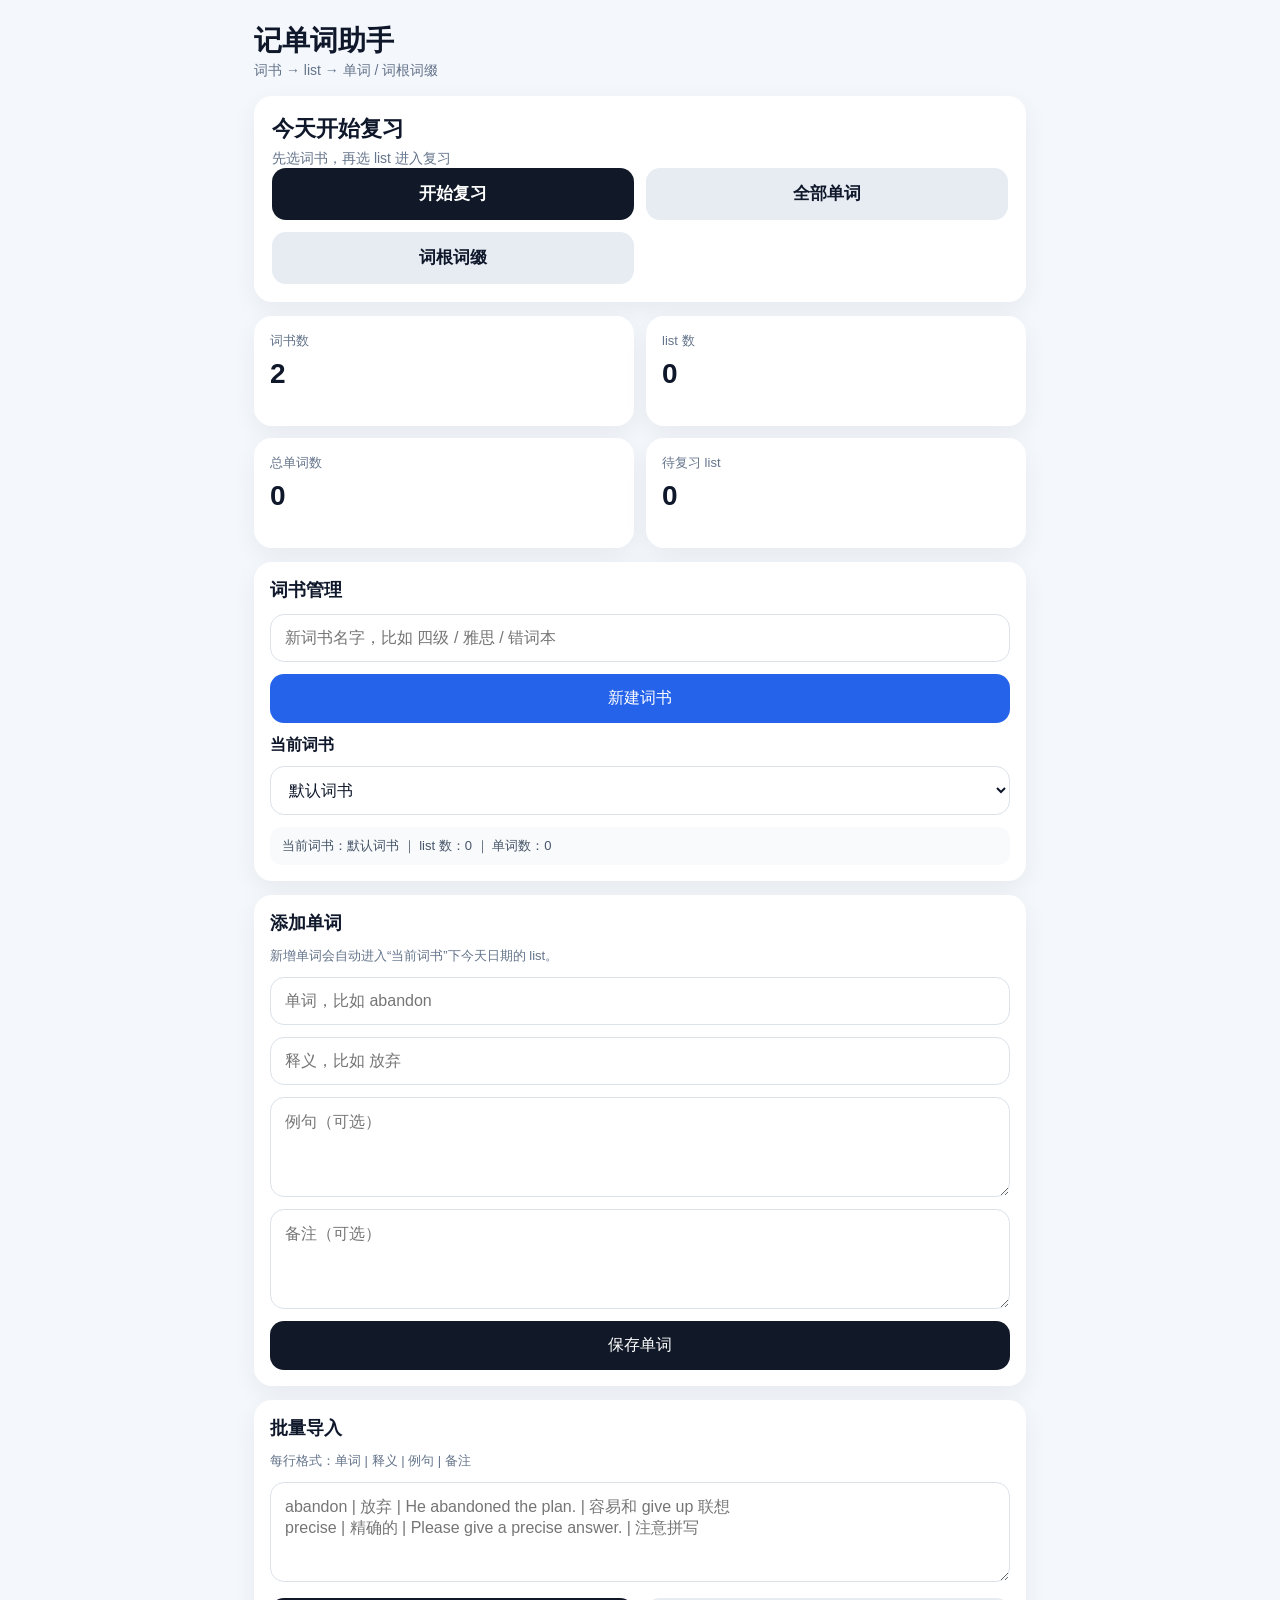
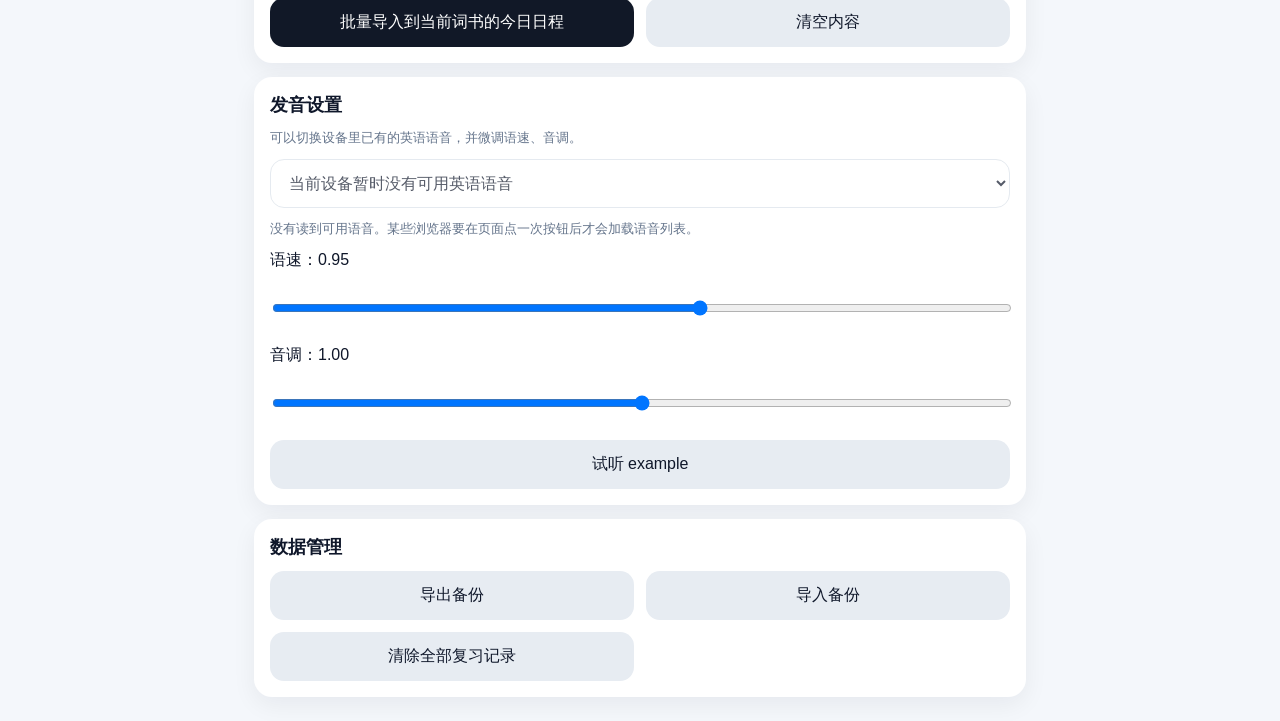
<file: index.html>
<!DOCTYPE html>
<html lang="zh-CN">
<head>
  <meta charset="UTF-8" />
  <meta
    name="viewport"
    content="width=device-width, initial-scale=1.0, viewport-fit=cover"
  />
  <meta name="theme-color" content="#0f172a" />
  <title>艾宾浩斯记单词助手 - 手机版</title>
  <link rel="stylesheet" href="./style.css" />
</head>
<body>
  <div class="app-shell">
    <!-- 首页 -->
    <section id="page-home" class="page active">
      <header class="phone-header">
        <div>
          <h1>记单词助手</h1>
          <p>词书 → list → 单词 / 词根词缀</p>
        </div>
      </header>

      <main class="phone-main">
        <section class="card hero-card">
          <div class="hero-title">今天开始复习</div>
          <div class="hero-subtitle">先选词书，再选 list 进入复习</div>
          <div class="hero-actions">
            <button class="big-btn" onclick="goToPage('review')">开始复习</button>
            <button class="big-btn secondary" onclick="goToPage('library')">全部单词</button>
            <button class="big-btn secondary" onclick="goToPage('affixes')">词根词缀</button>
          </div>
        </section>

        <section class="stats-grid">
          <div class="card stat-card">
            <div class="stat-label">词书数</div>
            <div class="stat-value" id="bookCount">0</div>
          </div>
          <div class="card stat-card">
            <div class="stat-label">list 数</div>
            <div class="stat-value" id="listCount">0</div>
          </div>
          <div class="card stat-card">
            <div class="stat-label">总单词数</div>
            <div class="stat-value" id="wordCount">0</div>
          </div>
          <div class="card stat-card">
            <div class="stat-label">待复习 list</div>
            <div class="stat-value" id="dueListCount">0</div>
          </div>
        </section>

        <section class="card">
          <div class="section-title">词书管理</div>
          <div class="form-stack">
            <input id="newBookNameInput" placeholder="新词书名字，比如 四级 / 雅思 / 错词本" />
            <button class="blue" onclick="createBook()">新建词书</button>
          </div>

          <div class="space"></div>

          <div class="section-title" style="font-size:16px; margin-bottom:10px;">当前词书</div>
          <select id="currentBookSelect" onchange="changeCurrentBook(this.value)"></select>

          <div class="space"></div>
          <div id="currentBookSummary" class="pill-note"></div>
        </section>

        <section class="card">
          <div class="section-title">添加单词</div>
          <div class="muted small">
            新增单词会自动进入“当前词书”下今天日期的 list。
          </div>
          <div class="space"></div>
          <div class="form-stack">
            <input id="wordInput" placeholder="单词，比如 abandon" />
            <input id="meaningInput" placeholder="释义，比如 放弃" />
            <textarea id="exampleInput" placeholder="例句（可选）"></textarea>
            <textarea id="noteInput" placeholder="备注（可选）"></textarea>
            <button onclick="addWord()">保存单词</button>
          </div>
        </section>

        <section class="card">
          <div class="section-title">批量导入</div>
          <div class="muted small">每行格式：单词 | 释义 | 例句 | 备注</div>
          <div class="space"></div>
          <textarea
            id="batchInput"
            placeholder="abandon | 放弃 | He abandoned the plan. | 容易和 give up 联想
precise | 精确的 | Please give a precise answer. | 注意拼写"
          ></textarea>
          <div class="space"></div>
          <div class="stack-actions">
            <button onclick="batchAddWords()">批量导入到当前词书的今日日程</button>
            <button class="secondary" onclick="clearBatchInput()">清空内容</button>
          </div>
        </section>

        <section class="card">
          <div class="section-title">发音设置</div>
          <div class="muted small">可以切换设备里已有的英语语音，并微调语速、音调。</div>
          <div class="space"></div>
          <div class="form-stack">
            <select id="voiceSelect"></select>
            <div class="muted small" id="voiceTip">正在读取可用语音…</div>
            <label for="voiceRateRange">语速：<span id="voiceRateValue">0.95</span></label>
            <input id="voiceRateRange" type="range" min="0.6" max="1.2" step="0.05" value="0.95" />
            <label for="voicePitchRange">音调：<span id="voicePitchValue">1.00</span></label>
            <input id="voicePitchRange" type="range" min="0.8" max="1.2" step="0.05" value="1" />
            <button id="voicePreviewBtn" class="secondary" type="button">试听 example</button>
          </div>
        </section>

        <section class="card">
          <div class="section-title">数据管理</div>
          <div class="stack-actions">
            <button class="secondary" onclick="exportData()">导出备份</button>
            <button class="secondary" onclick="triggerImport()">导入备份</button>
            <button class="secondary" onclick="clearAllReviewRecords()">清除全部复习记录</button>
            <input id="importFile" type="file" accept="application/json" style="display:none" />
          </div>
        </section>
      </main>
    </section>

    <!-- 词书页 -->
    <section id="page-library" class="page">
      <header class="phone-header">
        <div>
          <h1>词书</h1>
          <p>词书 → list → 单词</p>
        </div>
        <div class="header-actions-inline">
          <button class="secondary" onclick="goToPage('home')">首页</button>
        </div>
      </header>

      <main class="phone-main">
        <section class="card">
          <div class="section-title-row">
            <div class="section-title" style="margin-bottom:0;">浏览词书</div>
            <button class="small-btn secondary" id="libraryBackBtn" onclick="libraryGoBack()">返回上一级</button>
          </div>
          <div class="breadcrumb" id="libraryBreadcrumb"></div>
          <div class="affix-search-row">
            <input id="searchInput" placeholder="搜索单词 / list / 词书" oninput="handleLibrarySearchInput()" onkeydown="handleLibrarySearchKeydown(event)" />
            <button class="secondary" type="button" onclick="openLibrarySearchPreview()">查看</button>
          </div>
          <div class="space"></div>
          <div class="muted small">输入内容后会自动筛选；按回车或点“查看”可弹出单词小窗口快速查看。</div>
        </section>

        <section class="card">
          <div id="libraryContent"></div>
        </section>
      </main>
    </section>

    <!-- 词根词缀页 -->
    <section id="page-affixes" class="page">
      <header class="phone-header">
        <div>
          <h1>词根词缀</h1>
          <p>支持搜索 / 添加 / 编辑 / 删除</p>
        </div>
        <div class="header-actions-inline">
          <button class="secondary" onclick="goToPage('home')">首页</button>
        </div>
      </header>

      <main class="phone-main">
        <section class="card">
          <div class="section-title">搜索词根词缀</div>
          <div class="affix-search-row">
            <input
              id="affixSearchInput"
              placeholder="搜索词根、词缀、含义或例词，比如 dict / 否定 / pre"
              oninput="handleAffixSearchInput()"
              onkeydown="handleAffixSearchKeydown(event)"
            />
            <button class="secondary" type="button" onclick="openAffixSearchPreview()">查看</button>
          </div>
          <div class="space"></div>
          <div class="muted small">
            输入内容后会自动筛选；按回车或点“查看”可弹出小窗口快速查看。
          </div>
        </section>

        <section class="card">
          <div class="section-title" id="affixFormTitle">添加词根词缀</div>
          <div class="form-stack">
            <select id="affixTypeInput">
              <option value="prefix">前缀</option>
              <option value="root">词根</option>
              <option value="suffix">后缀</option>
            </select>
            <input id="affixTextInput" placeholder="词根/词缀，比如 pre- / dict / -tion" />
            <input id="affixMeaningInput" placeholder="意思，比如 在前 / 说 / 行为、状态" />
            <textarea id="affixNoteInput" placeholder="记忆提示，比如 pre- 表示提前、在前"></textarea>
            <textarea id="affixExamplesInput" placeholder="例词，用 / 隔开，比如 predict / prepare / preview"></textarea>

            <div class="stack-actions">
              <button onclick="saveAffixItem()" id="affixSaveBtn">保存词根词缀</button>
              <button class="secondary" type="button" onclick="resetAffixForm()">清空表单</button>
            </div>
          </div>
        </section>

        <section class="card">
          <div class="section-title-row">
            <div class="section-title" style="margin-bottom:0;">词根词缀列表</div>
            <div class="muted small" id="affixCountText">0 条</div>
          </div>
          <div id="affixContent"></div>
        </section>
      </main>
    </section>

    <!-- 复习页 -->
    <section id="page-review" class="page">
      <div class="review-page">
        <header class="review-topbar">
          <button class="secondary" onclick="goToPage('home')">退出复习</button>
          <div class="review-top-title" id="reviewTopTitle">先选择词书</div>
        </header>

        <main class="review-center">
          <div id="reviewSelectBooks" class="card-dark card picker-grid"></div>
          <div id="reviewSelectLists" class="card-dark card picker-grid hidden"></div>

          <div id="reviewEmptyState" class="review-empty hidden">
            <div class="review-empty-title">当前 list 复习完成</div>
            <div class="review-empty-desc">返回上一级可以继续选择其他 list。</div>
          </div>

          <div id="reviewCard" class="card-dark review-card hidden">
            <div class="review-level" id="reviewLevelText">Lv.1</div>
            <div class="review-word" id="reviewWordText">word</div>

            <div class="review-audio-row">
              <button id="reviewSpeakBtn" class="secondary review-audio-btn" type="button">🔊 发音</button>
            </div>

            <div id="reviewHintBox" class="review-hint-box">
              先在脑中回忆意思和用法，再点“显示答案”
            </div>

            <div id="reviewAnswerBox" class="review-answer-box hidden">
              <div><strong>释义：</strong><span id="reviewMeaningText"></span></div>
              <div id="reviewExampleWrap" style="margin-top:10px;">
                <strong>例句：</strong><span id="reviewExampleText"></span>
              </div>
              <div id="reviewNoteWrap" style="margin-top:10px;">
                <strong>备注：</strong><span id="reviewNoteText"></span>
              </div>
            </div>

            <div class="review-actions">
              <button id="showAnswerBtn" class="secondary review-main-btn" onclick="showCurrentAnswer()">显示答案</button>
              <button id="rememberBtn" class="review-main-btn success" onclick="handleReviewAction(true)" disabled>√ 我记得</button>
              <button id="forgetBtn" class="review-main-btn danger" onclick="handleReviewAction(false)" disabled>× 我忘记</button>
            </div>
          </div>
        </main>

        <footer class="review-bottom-bar">
          <div class="review-bottom-top">
            <span>当前 list 进度</span>
            <span id="reviewProgressText">00/00</span>
          </div>
          <div class="review-progress-track">
            <div id="reviewProgressFill" class="review-progress-fill"></div>
          </div>
          <div class="review-bottom-foot">
            <span>剩余单词</span>
            <span id="reviewRemainingText">00/00</span>
          </div>
        </footer>
      </div>
    </section>
  </div>


  <!-- 单词搜索弹窗 -->
  <div id="wordPreviewModal" class="modal-overlay hidden" onclick="closeWordPreview()">
    <div class="modal-box affix-preview-box" onclick="event.stopPropagation()">
      <button class="modal-close-x" type="button" onclick="closeWordPreview()" aria-label="关闭">×</button>
      <div class="modal-title">单词详情</div>
      <div id="wordPreviewContent"></div>
    </div>
  </div>

  <!-- 词根词缀搜索弹窗 -->
  <div id="affixPreviewModal" class="modal-overlay hidden" onclick="closeAffixPreview()">
    <div class="modal-box affix-preview-box" onclick="event.stopPropagation()">
      <button class="modal-close-x" type="button" onclick="closeAffixPreview()" aria-label="关闭">×</button>
      <div class="modal-title">词根词缀详情</div>
      <div id="affixPreviewContent"></div>
    </div>
  </div>

  <!-- 编辑单词弹窗 -->
  <div id="editWordModal" class="modal-overlay hidden">
    <div class="modal-box" onclick="event.stopPropagation()">
      <div class="modal-title">编辑单词</div>
      <div class="modal-grid">
        <div>
          <label for="editWordInput">单词</label>
          <div class="input-with-action">
            <input id="editWordInput" type="text" />
            <button class="speak-btn-inline" type="button" onclick="speakEditWord()">🔊 发音</button>
          </div>
        </div>
        <div>
          <label for="editMeaningInput">释义</label>
          <input id="editMeaningInput" type="text" />
        </div>
        <div>
          <label for="editExampleInput">例句</label>
          <textarea id="editExampleInput"></textarea>
        </div>
        <div>
          <label for="editNoteInput">备注</label>
          <textarea id="editNoteInput"></textarea>
        </div>
      </div>
      <div class="modal-actions">
        <button class="modal-cancel" onclick="closeEditModal()">取消</button>
        <button class="modal-save" onclick="saveEditedWord()">保存修改</button>
      </div>
    </div>
  </div>

  <!-- 删除确认弹窗 -->
  <div id="deleteConfirmModal" class="modal-overlay hidden">
    <div class="modal-box" onclick="event.stopPropagation()">
      <div class="modal-title">确认删除</div>
      <div id="deleteConfirmText" style="color:#4b5563; line-height:1.8;">确定删除吗？</div>
      <div class="modal-actions">
        <button class="modal-cancel" onclick="closeDeleteModal()">取消</button>
        <button class="modal-danger" onclick="confirmDeleteEntity()">确认删除</button>
      </div>
    </div>
  </div>

  <script src="./storage.js"></script>
  <script src="./library.js"></script>
  <script src="./review.js"></script>
  <script src="./app.js"></script>
</body>
</html>
</file>
<file: style.css>
* { box-sizing: border-box; }

:root {
  --bg: #f4f7fb;
  --card: #ffffff;
  --text: #0f172a;
  --muted: #64748b;
  --line: #dbe2ea;
  --dark: #111827;
  --green: #16a34a;
  --red: #dc2626;
  --blue: #2563eb;
  --amber: #f59e0b;
}

html, body {
  margin: 0;
  padding: 0;
  font-family: "PingFang SC", "Microsoft YaHei", Arial, sans-serif;
  background: var(--bg);
  color: var(--text);
  min-height: 100%;
}

body.review-mode {
  background: radial-gradient(circle at top, #1e293b 0%, #020617 70%);
  color: #f8fafc;
}

.hidden { display: none !important; }

.app-shell {
  width: 100%;
  max-width: 820px;
  margin: 0 auto;
  min-height: 100vh;
  padding: 14px 14px 24px;
}

.page { display: none; }
.page.active { display: block; }

.phone-header {
  display: flex;
  justify-content: space-between;
  align-items: flex-start;
  gap: 12px;
  margin-bottom: 16px;
  padding-top: env(safe-area-inset-top, 0);
}

.phone-header h1 {
  margin: 0;
  font-size: 28px;
  line-height: 1.2;
}

.phone-header p {
  margin: 4px 0 0;
  color: var(--muted);
  font-size: 14px;
}

.review-mode .phone-header p {
  color: #cbd5e1;
}

.phone-main {
  display: flex;
  flex-direction: column;
  gap: 14px;
}

.card {
  background: var(--card);
  border-radius: 18px;
  padding: 16px;
  box-shadow: 0 8px 24px rgba(15, 23, 42, 0.06);
}

.card-dark {
  background: rgba(15, 23, 42, 0.72);
  border: 1px solid rgba(255, 255, 255, 0.08);
  box-shadow: 0 24px 80px rgba(0, 0, 0, 0.45);
  color: #f8fafc;
}

.hero-card { padding: 18px; }

.hero-title {
  font-size: 22px;
  font-weight: 800;
}

.hero-subtitle {
  color: var(--muted);
  margin-top: 6px;
  font-size: 14px;
}

.stats-grid {
  display: grid;
  grid-template-columns: 1fr 1fr;
  gap: 12px;
}

.stat-card { min-height: 110px; }

.stat-label {
  color: var(--muted);
  font-size: 13px;
}

.stat-value {
  font-size: 28px;
  font-weight: 800;
  margin-top: 8px;
}

.section-title {
  font-size: 18px;
  font-weight: 700;
  margin-bottom: 12px;
}

.section-title-row {
  display: flex;
  align-items: center;
  justify-content: space-between;
  gap: 10px;
  margin-bottom: 12px;
}

.form-stack,
.stack-actions,
.hero-actions,
.list-actions {
  display: grid;
  gap: 12px;
}

.header-actions-inline {
  display: flex;
  gap: 8px;
  flex-wrap: wrap;
  justify-content: flex-end;
}

.row {
  display: flex;
  gap: 10px;
  flex-wrap: wrap;
}

input, textarea, select, button {
  font: inherit;
}

input, textarea, select {
  width: 100%;
  padding: 14px 14px;
  border: 1px solid var(--line);
  border-radius: 14px;
  background: #fff;
  outline: none;
  color: var(--text);
}

textarea {
  min-height: 100px;
  resize: vertical;
}

button {
  border: none;
  border-radius: 14px;
  padding: 14px 16px;
  background: var(--dark);
  color: #fff;
  cursor: pointer;
  transition: 0.2s;
}

button:hover { opacity: 0.92; }
button:disabled { opacity: 0.5; cursor: not-allowed; }

button.secondary {
  background: #e7ecf2;
  color: var(--text);
}

button.success {
  background: var(--green);
  color: #fff;
}

button.danger {
  background: var(--red);
  color: #fff;
}

button.blue {
  background: var(--blue);
  color: #fff;
}

button.amber {
  background: var(--amber);
  color: #fff;
}

.big-btn {
  width: 100%;
  min-height: 52px;
  font-size: 17px;
  font-weight: 700;
}

.mini-btn {
  margin-top: 10px;
  padding: 8px 12px;
  font-size: 13px;
}

.small-btn {
  padding: 8px 12px;
  font-size: 13px;
  border-radius: 10px;
}

.word-list {
  display: flex;
  flex-direction: column;
  gap: 12px;
}

.word-item,
.book-item,
.list-item,
.picker-item {
  padding: 14px;
  border: 1px solid var(--line);
  border-radius: 14px;
  background: #fff;
}

.muted { color: var(--muted); }
.small { font-size: 13px; }
.tiny { font-size: 12px; }

.badge {
  display: inline-block;
  padding: 4px 10px;
  border-radius: 999px;
  background: #eef2ff;
  color: #3730a3;
  font-size: 12px;
  margin-left: 8px;
}

.book-badge-wrong {
  display: inline-block;
  margin-left: 8px;
  padding: 4px 10px;
  border-radius: 999px;
  background: #fee2e2;
  color: #991b1b;
  font-size: 12px;
  font-weight: 700;
}

.book-note-wrong {
  border: 1px solid #fecaca;
  background: #fff1f2;
  color: #9f1239;
}

.wrong-book-panel {
  border: 1px solid #fecaca;
  background: linear-gradient(180deg, #fff1f2 0%, #ffffff 100%);
  border-radius: 16px;
  padding: 14px;
}

.wrong-book-panel .section-title {
  color: #9f1239;
  margin-bottom: 8px;
}

.wrong-book-desc {
  color: #9f1239;
  font-size: 13px;
  margin-bottom: 12px;
}

.wrong-book-card {
  border: 1px solid #fecaca;
  background: #fff7f7;
}

.library-block {
  display: flex;
  flex-direction: column;
  gap: 12px;
}

.space { height: 12px; }

.breadcrumb {
  display: flex;
  align-items: center;
  gap: 8px;
  flex-wrap: wrap;
  font-size: 13px;
  color: var(--muted);
  margin-bottom: 12px;
}

.chip {
  display: inline-flex;
  align-items: center;
  border-radius: 999px;
  background: #eef2ff;
  color: #3730a3;
  padding: 6px 10px;
  font-size: 12px;
  font-weight: 600;
}

.pill-note {
  padding: 10px 12px;
  border-radius: 12px;
  background: #f8fafc;
  color: #475569;
  font-size: 13px;
}

/* review */
.review-page {
  min-height: calc(100vh - 28px);
  display: flex;
  flex-direction: column;
  gap: 14px;
}

.review-topbar {
  display: flex;
  justify-content: space-between;
  align-items: center;
  gap: 10px;
  padding-top: env(safe-area-inset-top, 0);
}

.review-topbar .secondary {
  background: rgba(255, 255, 255, 0.14);
  color: #f8fafc;
}

.review-top-title {
  font-size: 14px;
  color: #cbd5e1;
  text-align: right;
  flex: 1;
}

.review-center {
  flex: 1;
  display: flex;
  align-items: center;
  justify-content: center;
  min-height: 0;
}

.review-card {
  width: 100%;
  border-radius: 24px;
  padding: 22px 16px;
  min-height: 58vh;
  display: flex;
  flex-direction: column;
  justify-content: center;
}

.review-level {
  text-align: center;
  color: #94a3b8;
  font-size: 13px;
  margin-bottom: 12px;
}

.review-word {
  text-align: center;
  font-size: clamp(34px, 10vw, 56px);
  font-weight: 800;
  line-height: 1.15;
  margin-bottom: 18px;
  word-break: break-word;
}

.review-audio-row {
  display: flex;
  justify-content: center;
  margin-bottom: 14px;
}

.review-audio-btn {
  min-width: 120px;
}

.review-hint-box,
.review-answer-box {
  border-radius: 16px;
  padding: 16px;
  line-height: 1.8;
  font-size: 16px;
}

.review-hint-box {
  background: rgba(255, 255, 255, 0.06);
  color: #cbd5e1;
  text-align: center;
}

.review-answer-box {
  background: rgba(255, 255, 255, 0.10);
  color: #f8fafc;
}

.review-actions {
  display: grid;
  grid-template-columns: 1fr;
  gap: 12px;
  margin-top: 18px;
}

.review-main-btn {
  min-height: 54px;
  font-size: 17px;
  font-weight: 700;
}

.review-bottom-bar {
  width: 100%;
  padding-top: 6px;
  padding-bottom: calc(4px + env(safe-area-inset-bottom, 0));
}

.review-bottom-top,
.review-bottom-foot {
  display: flex;
  justify-content: space-between;
  align-items: center;
  color: #cbd5e1;
  font-size: 14px;
}

.review-bottom-foot {
  margin-top: 10px;
}

.review-progress-track {
  width: 100%;
  height: 12px;
  border-radius: 999px;
  background: rgba(255, 255, 255, 0.12);
  overflow: hidden;
  margin-top: 10px;
}

.review-progress-fill {
  height: 100%;
  width: 0%;
  border-radius: 999px;
  background: linear-gradient(90deg, #22c55e, #38bdf8);
  transition: width 0.25s ease;
}

.review-empty {
  width: 100%;
  text-align: center;
  padding: 30px 16px;
}

.review-empty-title {
  font-size: 28px;
  font-weight: 800;
  margin-bottom: 10px;
}

.review-empty-desc {
  color: #cbd5e1;
  font-size: 16px;
}

.picker-grid {
  display: grid;
  gap: 12px;
}

.picker-item.dark {
  background: rgba(255, 255, 255, 0.06);
  border-color: rgba(255, 255, 255, 0.10);
  color: #f8fafc;
}

.picker-item.dark .muted {
  color: #cbd5e1;
}

/* modal */
.modal-overlay {
  position: fixed;
  inset: 0;
  background: rgba(15, 23, 42, 0.45);
  display: flex;
  align-items: center;
  justify-content: center;
  z-index: 10000;
  padding: 16px;
}

.modal-box {
  width: 100%;
  max-width: 720px;
  background: #ffffff;
  color: #111827;
  border-radius: 20px;
  padding: 18px;
  box-shadow: 0 24px 80px rgba(0, 0, 0, 0.22);
}

.modal-title {
  font-size: 20px;
  font-weight: 700;
  margin-bottom: 14px;
}

.modal-grid {
  display: grid;
  gap: 12px;
}

.modal-grid label {
  display: block;
  font-size: 14px;
  font-weight: 600;
  margin-bottom: 6px;
  color: #374151;
}

.modal-grid input,
.modal-grid textarea {
  width: 100%;
  padding: 12px 14px;
  border: 1px solid #d1d5db;
  border-radius: 12px;
  font: inherit;
  background: #fff;
  outline: none;
}

.modal-grid textarea {
  min-height: 100px;
  resize: vertical;
}

.modal-actions {
  display: grid;
  gap: 10px;
  margin-top: 18px;
}

.modal-cancel {
  background: #e5e7eb;
  color: #111827;
}

.modal-save {
  background: #111827;
  color: #fff;
}

.modal-danger {
  background: #dc2626;
  color: #fff;
}

.input-with-action {
  display: grid;
  gap: 10px;
}

.speak-btn-inline {
  background: #e5e7eb;
  color: #111827;
}

@media (min-width: 760px) {
  .app-shell {
    padding: 24px;
  }

  .hero-actions,
  .stack-actions,
  .modal-actions,
  .list-actions {
    grid-template-columns: 1fr 1fr;
  }

  .review-actions {
    grid-template-columns: 1fr 1fr 1fr;
  }

  .input-with-action {
    grid-template-columns: 1fr auto;
    align-items: center;
  }

  .picker-grid {
    grid-template-columns: 1fr 1fr;
  }
}

/* affix search */
.affix-search-row {
  display: grid;
  grid-template-columns: 1fr auto;
  gap: 10px;
  align-items: center;
}

.affix-scroll-box {
  max-height: 560px;
  overflow-y: auto;
  padding-right: 4px;
}

.affix-scroll-box::-webkit-scrollbar {
  width: 8px;
}

.affix-scroll-box::-webkit-scrollbar-thumb {
  background: rgba(148, 163, 184, 0.7);
  border-radius: 999px;
}

.affix-preview-box {
  position: relative;
  max-width: 560px;
}

.modal-close-x {
  position: absolute;
  top: 10px;
  right: 12px;
  width: 36px;
  height: 36px;
  border-radius: 999px;
  border: none;
  background: #e5e7eb;
  cursor: pointer;
  padding: 0;
  font-size: 0;
}

.modal-close-x::before,
.modal-close-x::after {
  content: "";
  position: absolute;
  left: 50%;
  top: 50%;
  width: 18px;
  height: 2.5px;
  background: #111827;
  border-radius: 999px;
  transform-origin: center;
}

.modal-close-x::before {
  transform: translate(-50%, -50%) rotate(45deg);
}

.modal-close-x::after {
  transform: translate(-50%, -50%) rotate(-45deg);
}

.modal-close-x:hover {
  background: #d1d5db;
}

.affix-preview-type {
  display: inline-block;
  padding: 4px 10px;
  border-radius: 999px;
  background: #e0e7ff;
  color: #3730a3;
  font-size: 12px;
  margin-bottom: 12px;
}

.affix-preview-word {
  font-size: 28px;
  font-weight: 800;
  color: #0f172a;
  word-break: break-word;
}

.affix-preview-section {
  margin-top: 14px;
  color: #334155;
  line-height: 1.8;
}

.affix-preview-actions {
  margin-top: 20px;
  display: grid;
}

.word-preview-actions {
  grid-template-columns: 1fr 1fr;
  gap: 10px;
}

@media (max-width: 520px) {
  .word-preview-actions {
    grid-template-columns: 1fr;
  }
}
</file>
